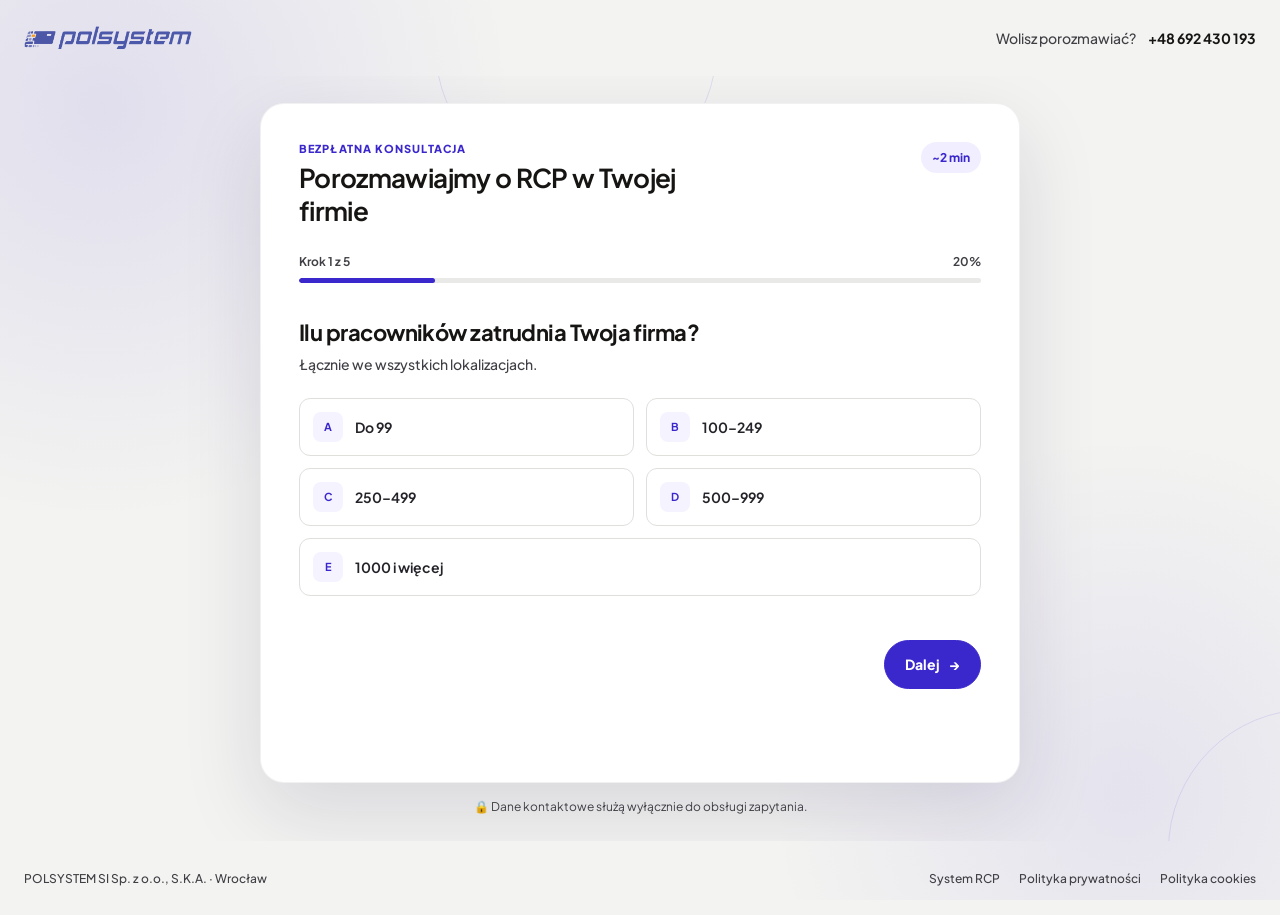
<file: index.html>
<!doctype html>
<html lang="pl">
<head>
  <meta charset="utf-8">
  <meta name="viewport" content="width=device-width, initial-scale=1">
  <title>System rejestracji czasu pracy dla firm | Polsystem</title>
  <meta name="description" content="Umów bezpłatną konsultację systemu RCP Polsystem dla firm zatrudniających ponad 100 pracowników. Automatyzuj ewidencję, raporty, grafiki i integracje.">
  <meta name="robots" content="noindex,nofollow">
  <meta name="theme-color" content="#3b28cc">
  <link rel="icon" href="assets/polsystem-logo.png">
  <link rel="preload" href="assets/plus-jakarta-sans-variable.ttf" as="font" type="font/ttf" crossorigin>
  <link rel="stylesheet" href="styles.css?v=20261112-4">
</head>
<body>
  <a class="skip-link" href="#formularz">Przejdź do formularza</a>

  <header class="site-header">
    <div class="shell header-inner">
      <a class="brand" href="https://polsystem.pl/" aria-label="Polsystem — strona główna">
        <img src="assets/polsystem-logo.png" width="1237" height="172" alt="Polsystem">
      </a>
      <div class="header-contact">
        <span>Wolisz porozmawiać?</span>
        <a href="tel:+48692430193">+48 692 430 193</a>
      </div>
    </div>
  </header>

  <main>
    <section class="hero">
      <div class="shell hero-grid">
        <div class="form-column" id="formularz">
          <div class="form-card">
            <div class="form-heading">
              <div>
                <span class="form-kicker">Bezpłatna konsultacja</span>
                <h1>Porozmawiajmy o RCP w Twojej firmie</h1>
              </div>
              <span class="time-badge" aria-label="Wypełnienie zajmuje około dwóch minut">~2 min</span>
            </div>

            <div class="progress" aria-label="Postęp formularza">
              <div class="progress-copy"><span id="step-label">Krok 1 z 5</span><span id="progress-value">20%</span></div>
              <div class="progress-track"><span id="progress-bar" style="width: 20%"></span></div>
            </div>

            <form id="lead-form" action="mailto:biuro@polsystem.pl" method="post" enctype="text/plain" novalidate>
              <fieldset class="form-step is-active" data-step="0">
                <legend>Ilu pracowników zatrudnia Twoja firma?</legend>
                <p class="question-help">Łącznie we wszystkich lokalizacjach.</p>
                <div class="option-grid">
                  <label class="option"><input type="radio" name="company_size" value="Do 99"><span><b>A</b>Do 99</span></label>
                  <label class="option"><input type="radio" name="company_size" value="100–249"><span><b>B</b>100–249</span></label>
                  <label class="option"><input type="radio" name="company_size" value="250–499"><span><b>C</b>250–499</span></label>
                  <label class="option"><input type="radio" name="company_size" value="500–999"><span><b>D</b>500–999</span></label>
                  <label class="option option-wide"><input type="radio" name="company_size" value="1000 i więcej"><span><b>E</b>1000 i więcej</span></label>
                </div>
                <p class="field-error" data-error="company_size" role="alert"></p>
                <div class="step-actions step-actions-end"><button class="button button-primary next-step" type="button">Dalej <span aria-hidden="true">→</span></button></div>
              </fieldset>

              <fieldset class="form-step" data-step="1" hidden>
                <legend>Jak dziś rejestrujecie czas pracy?</legend>
                <p class="question-help">Wybierz odpowiedź najbliższą obecnej sytuacji.</p>
                <div class="option-grid option-grid-single">
                  <label class="option"><input type="radio" name="current_method" value="Papier lub arkusze Excel"><span><b>A</b>Papier lub arkusze Excel</span></label>
                  <label class="option"><input type="radio" name="current_method" value="Inny system RCP"><span><b>B</b>Inny system RCP</span></label>
                  <label class="option"><input type="radio" name="current_method" value="Kilka metod lub systemów"><span><b>C</b>Kilka metod lub systemów</span></label>
                  <label class="option"><input type="radio" name="current_method" value="Szukamy pierwszego systemu"><span><b>D</b>Szukamy pierwszego systemu</span></label>
                </div>
                <p class="field-error" data-error="current_method" role="alert"></p>
                <div class="step-actions"><button class="button button-secondary prev-step" type="button">← Wstecz</button><button class="button button-primary next-step" type="button">Dalej <span aria-hidden="true">→</span></button></div>
              </fieldset>

              <fieldset class="form-step" data-step="2" hidden>
                <legend>Co chcecie usprawnić w pierwszej kolejności?</legend>
                <p class="question-help">Wybierz najważniejszy obszar.</p>
                <div class="option-grid option-grid-single">
                  <label class="option"><input type="radio" name="priority" value="Ewidencja wejść i wyjść"><span><b>A</b>Ewidencję wejść i wyjść</span></label>
                  <label class="option"><input type="radio" name="priority" value="Grafiki, zmiany i nadgodziny"><span><b>B</b>Grafiki, zmiany i nadgodziny</span></label>
                  <label class="option"><input type="radio" name="priority" value="Absencje i przygotowanie danych do płac"><span><b>C</b>Absencje i dane do płac</span></label>
                  <label class="option"><input type="radio" name="priority" value="Raportowanie i integracje"><span><b>D</b>Raportowanie i integracje</span></label>
                </div>
                <p class="field-error" data-error="priority" role="alert"></p>
                <div class="step-actions"><button class="button button-secondary prev-step" type="button">← Wstecz</button><button class="button button-primary next-step" type="button">Dalej <span aria-hidden="true">→</span></button></div>
              </fieldset>

              <fieldset class="form-step" data-step="3" hidden>
                <legend>Co chcecie zrobić w pierwszej kolejności?</legend>
                <p class="question-help">Wybierz najważniejszy cel planowanego wdrożenia.</p>
                <div class="option-grid option-grid-single">
                  <label class="option"><input type="radio" name="primary_goal" value="Elektroniczna ewidencja czasu pracy"><span><b>A</b>Elektroniczna ewidencja czasu pracy</span></label>
                  <label class="option"><input type="radio" name="primary_goal" value="Konsolidacja/ujednolicenie systemów kadrowych"><span><b>B</b>Konsolidacja/ujednolicenie systemów kadrowych</span></label>
                  <label class="option"><input type="radio" name="primary_goal" value="Wdrożenie portalu pracownika"><span><b>C</b>Wdrożenie portalu pracownika</span></label>
                  <label class="option"><input type="radio" name="primary_goal" value="Elektroniczne zestawienia danych i automatyczne raporty"><span><b>D</b>Elektroniczne zestawienia danych i automatyczne raporty</span></label>
                </div>
                <p class="field-error" data-error="primary_goal" role="alert"></p>
                <div class="step-actions"><button class="button button-secondary prev-step" type="button">← Wstecz</button><button class="button button-primary next-step" type="button">Dalej <span aria-hidden="true">→</span></button></div>
              </fieldset>

              <fieldset class="form-step contact-step" data-step="4" hidden>
                <legend>Gdzie możemy się z Tobą skontaktować?</legend>
                <p class="question-help">Dane wykorzystamy wyłącznie do obsługi tego zapytania.</p>

                <div class="fields-grid">
                  <label class="field field-wide">Imię i nazwisko *<input type="text" name="name" autocomplete="name" required placeholder="Jan Kowalski"></label>
                  <label class="field">Firma *<input type="text" name="company" autocomplete="organization" required placeholder="Nazwa firmy"></label>
                  <label class="field">Stanowisko *<input type="text" name="position" autocomplete="organization-title" required placeholder="Twoje stanowisko"></label>
                  <label class="field">Telefon *<input type="tel" name="phone" autocomplete="tel" required inputmode="tel" placeholder="+48 000 000 000"></label>
                  <label class="field">E-mail służbowy *<input type="email" name="email" autocomplete="email" required placeholder="imie@firma.pl"></label>
                </div>

                <label class="consent">
                  <input type="checkbox" name="privacy" value="Tak" required>
                  <span>Zapoznałem(-am) się z <a href="https://polsystem.pl/polityka-prywatnosci/" target="_blank" rel="noopener noreferrer">polityką prywatności</a> oraz informacją o przetwarzaniu moich danych osobowych w celu obsługi zapytania. *</span>
                </label>
                <label class="consent">
                  <input type="checkbox" name="marketing" value="Tak">
                  <span>(Opcjonalnie) Chcę otrzymywać informacje o produktach i wydarzeniach Polsystem na podany adres e-mail. Zgodę mogę wycofać w każdej chwili.</span>
                </label>
                <p class="field-error" data-error="contact" role="alert"></p>

                <div class="step-actions"><button class="button button-secondary prev-step" type="button">← Wstecz</button><button class="button button-primary submit-button" type="submit">Przygotuj zapytanie <span aria-hidden="true">↗</span></button></div>

                <p class="privacy-note">Administratorem Twoich danych jest POLSYSTEM SI Sp. z o.o., S.K.A., ul. Ukraińska 4D, 54-401 Wrocław. Dane z formularza przetwarzamy po to, żeby odpowiedzieć na Twoje zapytanie i przedstawić ofertę (art. 6 ust. 1 lit. b i f RODO). Podanie danych jest dobrowolne, ale bez nich nie odpowiemy. Masz prawo dostępu do danych, ich sprostowania, usunięcia, ograniczenia przetwarzania, sprzeciwu oraz skargi do Prezesa UODO. Szczegóły: <a href="https://polsystem.pl/polityka-prywatnosci/" target="_blank" rel="noopener noreferrer">Polityka prywatności</a>.</p>
              </fieldset>
            </form>

            <div class="mail-status" id="mail-status" hidden tabindex="-1" aria-live="polite">
              <span aria-hidden="true">✓</span>
              <div>
                <strong>Przygotowaliśmy wiadomość</strong>
                <p>Program pocztowy powinien się otworzyć. Wyślij wiadomość, aby przekazać zgłoszenie do Polsystem.</p>
                <p>Jeśli nic się nie otworzyło, napisz na <a href="mailto:biuro@polsystem.pl">biuro@polsystem.pl</a> lub zadzwoń pod <a href="tel:+48692430193">+48 692 430 193</a>.</p>
              </div>
            </div>

            <noscript><p class="noscript">Do działania formularza potrzebna jest obsługa JavaScript. Możesz napisać bezpośrednio na <a href="mailto:biuro@polsystem.pl">biuro@polsystem.pl</a>.</p></noscript>
          </div>
          <p class="form-assurance"><span aria-hidden="true">🔒</span> Dane kontaktowe służą wyłącznie do obsługi zapytania.</p>
        </div>
      </div>
    </section>
  </main>

  <footer>
    <div class="shell footer-inner">
      <span>POLSYSTEM SI Sp. z o.o., S.K.A. · Wrocław</span>
      <nav aria-label="Linki prawne">
        <a href="https://polsystem.pl/rejestracja-czasu-pracy/">System RCP</a>
        <a href="https://polsystem.pl/polityka-prywatnosci/">Polityka prywatności</a>
        <a href="https://polsystem.pl/polityka-cookies/">Polityka cookies</a>
      </nav>
    </div>
  </footer>

  <script src="script.js?v=20261123-1"></script>
</body>
</html>
</file>
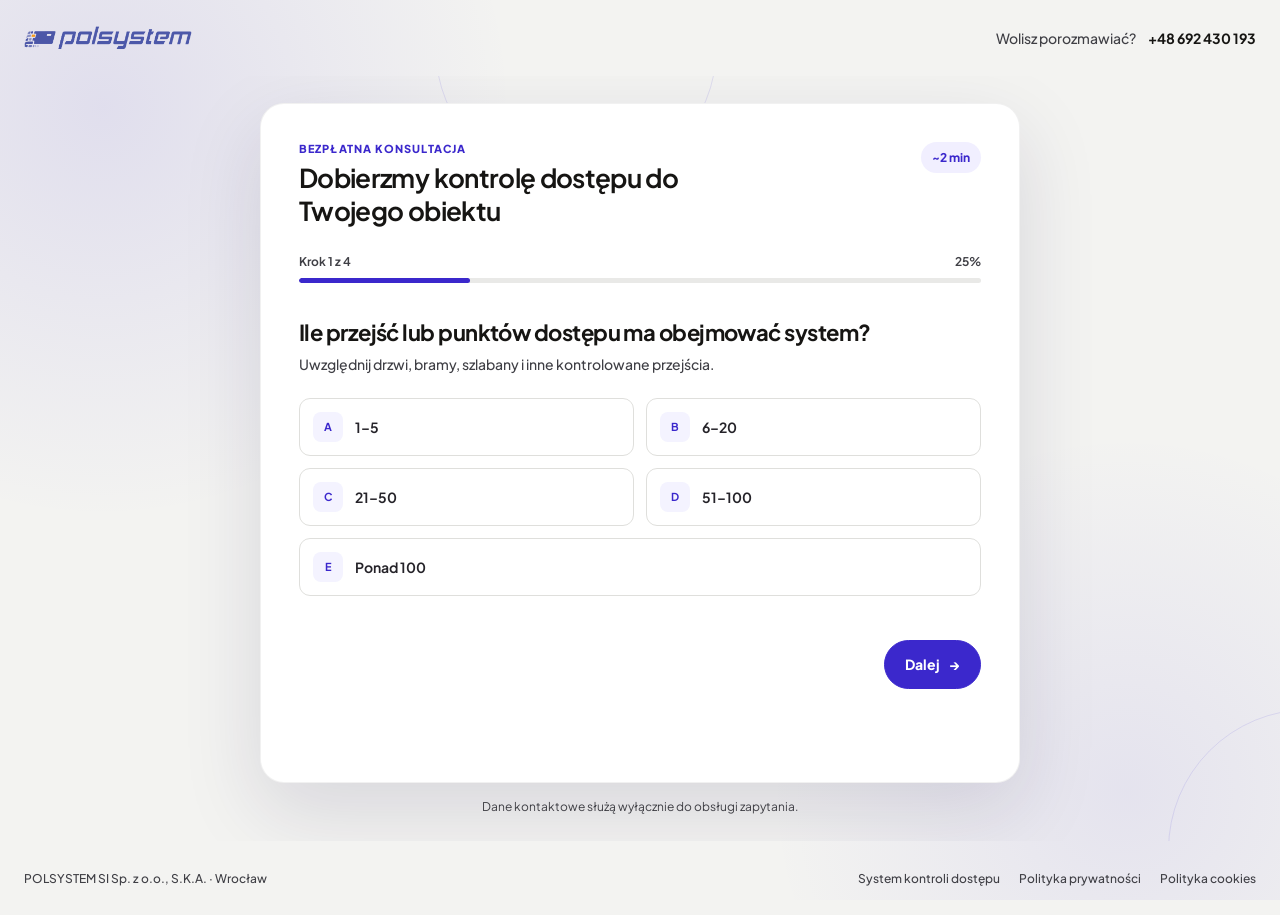
<file: kontrola-dostepu/index.html>
<!doctype html>
<html lang="pl">
<head>
  <meta charset="utf-8">
  <meta name="viewport" content="width=device-width, initial-scale=1">
  <title>System kontroli dostępu dla firm | Polsystem</title>
  <meta name="description" content="Umów bezpłatną konsultację systemu kontroli dostępu Polsystem. Zarządzaj uprawnieniami, przejściami, strefami, alarmami i integracjami w jednym rozwiązaniu.">
  <meta name="robots" content="noindex,nofollow">
  <meta name="theme-color" content="#3b28cc">
  <link rel="icon" href="../assets/polsystem-logo.png">
  <link rel="preload" href="../assets/plus-jakarta-sans-variable.ttf" as="font" type="font/ttf" crossorigin>
  <link rel="stylesheet" href="../styles.css?v=20261112-4">
</head>
<body>
  <a class="skip-link" href="#formularz">Przejdź do formularza</a>

  <header class="site-header">
    <div class="shell header-inner">
      <a class="brand" href="https://polsystem.pl/" aria-label="Polsystem — strona główna">
        <img src="../assets/polsystem-logo.png" width="1237" height="172" alt="Polsystem">
      </a>
      <div class="header-contact">
        <span>Wolisz porozmawiać?</span>
        <a href="tel:+48692430193">+48 692 430 193</a>
      </div>
    </div>
  </header>

  <main>
    <section class="hero">
      <div class="shell hero-grid">
        <div class="form-column" id="formularz">
          <div class="form-card">
            <div class="form-heading">
              <div>
                <span class="form-kicker">Bezpłatna konsultacja</span>
                <h1>Dobierzmy kontrolę dostępu do Twojego obiektu</h1>
              </div>
              <span class="time-badge" aria-label="Wypełnienie zajmuje około dwóch minut">~2 min</span>
            </div>

            <div class="progress" aria-label="Postęp formularza">
              <div class="progress-copy"><span id="step-label">Krok 1 z 4</span><span id="progress-value">25%</span></div>
              <div class="progress-track"><span id="progress-bar"></span></div>
            </div>

            <form id="lead-form" action="mailto:biuro@polsystem.pl" method="post" enctype="text/plain" novalidate>
              <fieldset class="form-step is-active" data-step="0">
                <legend>Ile przejść lub punktów dostępu ma obejmować system?</legend>
                <p class="question-help">Uwzględnij drzwi, bramy, szlabany i inne kontrolowane przejścia.</p>
                <div class="option-grid">
                  <label class="option"><input type="radio" name="access_points" value="1–5"><span><b>A</b>1–5</span></label>
                  <label class="option"><input type="radio" name="access_points" value="6–20"><span><b>B</b>6–20</span></label>
                  <label class="option"><input type="radio" name="access_points" value="21–50"><span><b>C</b>21–50</span></label>
                  <label class="option"><input type="radio" name="access_points" value="51–100"><span><b>D</b>51–100</span></label>
                  <label class="option option-wide"><input type="radio" name="access_points" value="Ponad 100"><span><b>E</b>Ponad 100</span></label>
                </div>
                <p class="field-error" data-error="access_points" role="alert"></p>
                <div class="step-actions step-actions-end"><button class="button button-primary next-step" type="button">Dalej <span aria-hidden="true">→</span></button></div>
              </fieldset>

              <fieldset class="form-step" data-step="1" hidden>
                <legend>Jakiego typu obiekt chcesz zabezpieczyć?</legend>
                <p class="question-help">Wybierz odpowiedź najbliższą planowanemu wdrożeniu.</p>
                <div class="option-grid option-grid-single">
                  <label class="option"><input type="radio" name="facility_type" value="Biuro lub siedziba"><span><b>A</b>Biuro lub siedziba</span></label>
                  <label class="option"><input type="radio" name="facility_type" value="Zakład produkcyjny"><span><b>B</b>Zakład produkcyjny</span></label>
                  <label class="option"><input type="radio" name="facility_type" value="Magazyn lub centrum logistyczne"><span><b>C</b>Magazyn lub centrum logistyczne</span></label>
                  <label class="option"><input type="radio" name="facility_type" value="Wiele obiektów lub lokalizacji"><span><b>D</b>Wiele obiektów lub lokalizacji</span></label>
                </div>
                <p class="field-error" data-error="facility_type" role="alert"></p>
                <div class="step-actions"><button class="button button-secondary prev-step" type="button">← Wstecz</button><button class="button button-primary next-step" type="button">Dalej <span aria-hidden="true">→</span></button></div>
              </fieldset>

              <fieldset class="form-step" data-step="2" hidden>
                <legend>Co jest najważniejsze w pierwszej kolejności?</legend>
                <p class="question-help">Wybierz najważniejszy obszar.</p>
                <div class="option-grid option-grid-single">
                  <label class="option"><input type="radio" name="priority" value="Kontrola wejść i uprawnień"><span><b>A</b>Kontrola wejść i uprawnień</span></label>
                  <label class="option"><input type="radio" name="priority" value="Rejestr przejść i raportowanie"><span><b>B</b>Rejestr przejść i raportowanie</span></label>
                  <label class="option"><input type="radio" name="priority" value="Obsługa bram, szlabanów lub stref"><span><b>C</b>Obsługa bram, szlabanów lub stref</span></label>
                  <label class="option"><input type="radio" name="priority" value="Integracja z RCP, HR, ERP lub VMS"><span><b>D</b>Integracja z RCP, HR, ERP lub VMS</span></label>
                </div>
                <p class="field-error" data-error="priority" role="alert"></p>
                <div class="step-actions"><button class="button button-secondary prev-step" type="button">← Wstecz</button><button class="button button-primary next-step" type="button">Dalej <span aria-hidden="true">→</span></button></div>
              </fieldset>

              <fieldset class="form-step contact-step" data-step="3" hidden>
                <legend>Gdzie możemy się z Tobą skontaktować?</legend>
                <p class="question-help">Dane wykorzystamy wyłącznie do obsługi tego zapytania.</p>

                <div class="fields-grid">
                  <label class="field field-wide">Imię i nazwisko *<input type="text" name="name" autocomplete="name" required placeholder="Jan Kowalski"></label>
                  <label class="field">Firma *<input type="text" name="company" autocomplete="organization" required placeholder="Nazwa firmy"></label>
                  <label class="field">Stanowisko *<input type="text" name="position" autocomplete="organization-title" required placeholder="Twoje stanowisko"></label>
                  <label class="field">Telefon *<input type="tel" name="phone" autocomplete="tel" required inputmode="tel" placeholder="+48 000 000 000"></label>
                  <label class="field">E-mail służbowy *<input type="email" name="email" autocomplete="email" required placeholder="imie@firma.pl"></label>
                </div>

                <label class="consent">
                  <input type="checkbox" name="privacy" value="Tak" required>
                  <span>Zapoznałem(-am) się z <a href="https://polsystem.pl/polityka-prywatnosci/" target="_blank" rel="noopener noreferrer">polityką prywatności</a> oraz informacją o przetwarzaniu moich danych osobowych w celu obsługi zapytania. *</span>
                </label>
                <label class="consent">
                  <input type="checkbox" name="marketing" value="Tak">
                  <span>(Opcjonalnie) Chcę otrzymywać informacje o produktach i wydarzeniach Polsystem na podany adres e-mail. Zgodę mogę wycofać w każdej chwili.</span>
                </label>
                <p class="field-error" data-error="contact" role="alert"></p>

                <div class="step-actions"><button class="button button-secondary prev-step" type="button">← Wstecz</button><button class="button button-primary submit-button" type="submit">Przygotuj zapytanie <span aria-hidden="true">↗</span></button></div>

                <p class="privacy-note">Administratorem Twoich danych jest POLSYSTEM SI Sp. z o.o., S.K.A., ul. Ukraińska 4D, 54-401 Wrocław. Dane z formularza przetwarzamy po to, żeby odpowiedzieć na Twoje zapytanie i przedstawić ofertę (art. 6 ust. 1 lit. b i f RODO). Podanie danych jest dobrowolne, ale bez nich nie odpowiemy. Masz prawo dostępu do danych, ich sprostowania, usunięcia, ograniczenia przetwarzania, sprzeciwu oraz skargi do Prezesa UODO. Szczegóły: <a href="https://polsystem.pl/polityka-prywatnosci/" target="_blank" rel="noopener noreferrer">Polityka prywatności</a>.</p>
              </fieldset>
            </form>

            <div class="mail-status" id="mail-status" hidden tabindex="-1" aria-live="polite">
              <span aria-hidden="true">✓</span>
              <div>
                <strong>Przygotowaliśmy wiadomość</strong>
                <p>Program pocztowy powinien się otworzyć. Wyślij wiadomość, aby przekazać zgłoszenie do Polsystem.</p>
                <p>Jeśli nic się nie otworzyło, napisz na <a href="mailto:biuro@polsystem.pl">biuro@polsystem.pl</a> lub zadzwoń pod <a href="tel:+48692430193">+48 692 430 193</a>.</p>
              </div>
            </div>

            <noscript><p class="noscript">Do działania formularza potrzebna jest obsługa JavaScript. Możesz napisać bezpośrednio na <a href="mailto:biuro@polsystem.pl">biuro@polsystem.pl</a>.</p></noscript>
          </div>
          <p class="form-assurance">Dane kontaktowe służą wyłącznie do obsługi zapytania.</p>
        </div>
      </div>
    </section>
  </main>

  <footer>
    <div class="shell footer-inner">
      <span>POLSYSTEM SI Sp. z o.o., S.K.A. · Wrocław</span>
      <nav aria-label="Linki prawne">
        <a href="https://polsystem.pl/system-kontroli-dostepu/">System kontroli dostępu</a>
        <a href="https://polsystem.pl/polityka-prywatnosci/">Polityka prywatności</a>
        <a href="https://polsystem.pl/polityka-cookies/">Polityka cookies</a>
      </nav>
    </div>
  </footer>

  <script src="script.js"></script>
</body>
</html>
</file>
<file: styles.css>
@font-face {
  font-family: "Plus Jakarta Sans";
  src: url("assets/plus-jakarta-sans-variable.ttf") format("truetype");
  font-weight: 200 800;
  font-style: normal;
  font-display: swap;
}

:root {
  --ink: #161513;
  --muted: #3f3f45;
  --primary: #3b28cc;
  --primary-dark: #2d1da8;
  --primary-soft: #f1efff;
  --surface: #ffffff;
  --canvas: #f3f3f1;
  --line: #dfdfdc;
  --error: #b42318;
  --shadow: 0 28px 80px rgba(31, 24, 78, 0.13);
}

* { box-sizing: border-box; }

html { scroll-behavior: smooth; }

body {
  margin: 0;
  min-width: 320px;
  min-height: 100svh;
  display: flex;
  flex-direction: column;
  color: var(--ink);
  background:
    radial-gradient(circle at 8% 12%, rgba(59, 40, 204, 0.1), transparent 29%),
    radial-gradient(circle at 88% 88%, rgba(59, 40, 204, 0.08), transparent 26%),
    var(--canvas);
  background-attachment: fixed;
  font-family: "Plus Jakarta Sans", -apple-system, BlinkMacSystemFont, "Segoe UI", sans-serif;
  -webkit-font-smoothing: antialiased;
}

a { color: inherit; }

button, input { font: inherit; }

button { cursor: pointer; }

main {
  flex: 1;
  display: flex;
}

.skip-link {
  position: fixed;
  z-index: 100;
  top: 12px;
  left: 12px;
  padding: 10px 14px;
  color: #fff;
  background: var(--primary);
  border-radius: 8px;
  transform: translateY(-160%);
}

.skip-link:focus { transform: translateY(0); }

.shell {
  width: min(1260px, calc(100% - 48px));
  margin-inline: auto;
}

.site-header {
  position: relative;
  z-index: 10;
  background: transparent;
}

.header-inner {
  min-height: 76px;
  display: flex;
  align-items: center;
  justify-content: space-between;
  gap: 28px;
}

.brand { display: inline-flex; }

.brand img {
  display: block;
  width: 168px;
  height: auto;
}

.header-contact {
  display: flex;
  align-items: center;
  gap: 12px;
  color: var(--muted);
  font-size: 14px;
  font-weight: 500;
}

.header-contact a {
  color: var(--ink);
  font-weight: 700;
  text-decoration: none;
}

.header-contact a:hover { color: var(--primary); }

.hero {
  position: relative;
  flex: 1;
  width: 100%;
  min-height: calc(100svh - 150px);
  display: flex;
  align-items: center;
  overflow: hidden;
  padding: clamp(20px, 3vh, 34px) 0;
  background: transparent;
}

.hero::before,
.hero::after {
  content: "";
  position: absolute;
  width: 280px;
  height: 280px;
  border: 1px solid rgba(59, 40, 204, 0.11);
  border-radius: 50%;
  pointer-events: none;
}

.hero::before { top: -170px; left: 34%; }
.hero::after { right: -170px; bottom: -150px; }

.hero-grid {
  position: relative;
  z-index: 1;
  display: grid;
  grid-template-columns: minmax(0, 760px);
  grid-template-areas: "form";
  grid-template-rows: auto;
  justify-content: center;
  column-gap: 0;
  row-gap: 0;
  align-items: center;
}

.hero-copy {
  grid-area: copy;
  align-self: end;
  padding-top: 8px;
}

.hero-support {
  grid-area: support;
  align-self: start;
}

.eyebrow {
  display: inline-flex;
  align-items: center;
  gap: 9px;
  margin-bottom: 22px;
  color: var(--primary);
  font-size: 13px;
  font-weight: 750;
  letter-spacing: 0.08em;
  text-transform: uppercase;
}

.eyebrow span {
  width: 8px;
  height: 8px;
  background: var(--primary);
  border-radius: 50%;
  box-shadow: 0 0 0 5px rgba(59, 40, 204, 0.11);
}

h1 {
  max-width: 690px;
  margin: 0;
  font-size: clamp(42px, 4vw, 58px);
  font-weight: 600;
  line-height: 1.08;
  letter-spacing: -0.045em;
}

h1 span { color: inherit; }

.hero-lead {
  max-width: 650px;
  margin: 21px 0 0;
  color: var(--muted);
  font-size: 18px;
  font-weight: 500;
  line-height: 1.6;
}

.benefits {
  display: grid;
  grid-template-columns: repeat(2, minmax(0, 1fr));
  gap: 15px 24px;
  margin: 0;
  padding: 0;
  list-style: none;
}

.benefits li {
  display: flex;
  align-items: flex-start;
  gap: 10px;
  color: #29282e;
  font-size: 15px;
  font-weight: 500;
  line-height: 1.5;
}

.benefits strong { color: var(--ink); font-weight: 700; }

.check {
  display: inline-grid;
  flex: 0 0 26px;
  width: 26px;
  height: 26px;
  place-items: center;
  color: var(--primary);
  background: var(--primary-soft);
  border-radius: 50%;
  font-size: 14px;
  font-weight: 800;
}

.product-card {
  display: flex;
  align-items: center;
  gap: 20px;
  max-width: 650px;
  margin-top: 30px;
  padding: 14px;
  background: rgba(255, 255, 255, 0.75);
  border: 1px solid rgba(22, 21, 19, 0.08);
  border-radius: 18px;
}

.product-card img {
  width: 158px;
  height: 100px;
  object-fit: cover;
  object-position: center;
  border-radius: 11px;
}

.product-card strong { display: block; margin-bottom: 6px; font-size: 15px; }

.product-card p {
  margin: 0;
  color: var(--muted);
  font-size: 14px;
  font-weight: 500;
  line-height: 1.55;
}

.trust-row {
  display: flex;
  gap: 40px;
  margin-top: 25px;
}

.trust-row div { display: flex; flex-direction: column; gap: 2px; }
.trust-row strong { font-size: 15px; }
.trust-row span { color: var(--muted); font-size: 13px; font-weight: 500; }

.form-column {
  grid-area: form;
  width: 100%;
  scroll-margin-top: 24px;
}

.form-card {
  min-height: clamp(520px, calc(100svh - 210px), 680px);
  padding: 38px;
  background: var(--surface);
  border: 1px solid rgba(22, 21, 19, 0.06);
  border-radius: 24px;
  box-shadow: var(--shadow);
}

.form-heading {
  display: flex;
  align-items: flex-start;
  justify-content: space-between;
  gap: 24px;
}

.form-kicker {
  display: block;
  margin-bottom: 7px;
  color: var(--primary);
  font-size: 11px;
  font-weight: 800;
  letter-spacing: 0.1em;
  text-transform: uppercase;
}

.form-heading h1 {
  max-width: 420px;
  margin: 0;
  font-size: 26px;
  font-weight: 650;
  line-height: 1.25;
  letter-spacing: -0.025em;
}

.time-badge {
  flex: 0 0 auto;
  padding: 8px 11px;
  color: var(--primary);
  background: var(--primary-soft);
  border-radius: 100px;
  font-size: 12px;
  font-weight: 750;
}

.progress { margin: 27px 0 35px; }

.progress-copy {
  display: flex;
  justify-content: space-between;
  margin-bottom: 9px;
  color: var(--muted);
  font-size: 12px;
  font-weight: 650;
}

.progress-track {
  height: 5px;
  overflow: hidden;
  background: #e9e9e7;
  border-radius: 100px;
}

.progress-track span {
  display: block;
  width: 25%;
  height: 100%;
  background: var(--primary);
  border-radius: inherit;
  transition: width 250ms ease;
}

.form-step {
  min-width: 0;
  margin: 0;
  padding: 0;
  border: 0;
  animation: step-in 220ms ease both;
}

.form-step[hidden] { display: none; }

@keyframes step-in {
  from { opacity: 0; transform: translateY(8px); }
  to { opacity: 1; transform: translateY(0); }
}

.form-step legend {
  width: 100%;
  margin: 0;
  padding: 0;
  font-size: 22px;
  font-weight: 700;
  line-height: 1.3;
  letter-spacing: -0.025em;
}

.question-help {
  margin: 7px 0 23px;
  color: var(--muted);
  font-size: 14px;
  font-weight: 500;
  line-height: 1.5;
}

.option-grid {
  display: grid;
  grid-template-columns: repeat(2, minmax(0, 1fr));
  gap: 12px;
}

.option-grid-single { grid-template-columns: 1fr; }
.option-wide { grid-column: 1 / -1; }

.option { display: block; cursor: pointer; }
.option input { position: absolute; opacity: 0; pointer-events: none; }

.option span {
  min-height: 58px;
  display: flex;
  align-items: center;
  gap: 12px;
  padding: 10px 13px;
  border: 1px solid var(--line);
  border-radius: 11px;
  color: #252329;
  background: #fff;
  font-size: 14px;
  font-weight: 650;
  transition: border-color 160ms ease, background 160ms ease, transform 160ms ease, box-shadow 160ms ease;
}

.option b {
  display: grid;
  flex: 0 0 30px;
  width: 30px;
  height: 30px;
  place-items: center;
  color: var(--primary);
  background: #f4f3ff;
  border-radius: 8px;
  font-size: 11px;
}

.option:hover span { border-color: #aaa1ed; transform: translateY(-1px); }

.option input:focus-visible + span {
  outline: 3px solid rgba(59, 40, 204, 0.18);
  outline-offset: 2px;
}

.option input:checked + span {
  color: var(--primary-dark);
  background: var(--primary-soft);
  border-color: var(--primary);
  box-shadow: 0 0 0 1px var(--primary);
}

.option input:checked + span::after {
  content: "✓";
  margin-left: auto;
  color: var(--primary);
  font-weight: 800;
}

.field-error {
  min-height: 18px;
  margin: 10px 0 0;
  color: var(--error);
  font-size: 12px;
}

.step-actions {
  display: flex;
  align-items: center;
  justify-content: space-between;
  gap: 12px;
  margin-top: 16px;
}

.step-actions-end { justify-content: flex-end; }

.button {
  min-height: 49px;
  display: inline-flex;
  align-items: center;
  justify-content: center;
  gap: 9px;
  padding: 12px 20px;
  border-radius: 100px;
  border: 1px solid transparent;
  font-size: 14px;
  font-weight: 750;
  transition: color 160ms ease, background 160ms ease, border-color 160ms ease, transform 160ms ease;
}

.button:active { transform: scale(0.98); }
.button:focus-visible { outline: 3px solid rgba(59, 40, 204, 0.2); outline-offset: 2px; }
.button-primary { color: #fff; background: var(--primary); border-color: var(--primary); }
.button-primary:hover { background: var(--primary-dark); border-color: var(--primary-dark); }
.button-secondary { color: var(--muted); background: transparent; border-color: var(--line); }
.button-secondary:hover { color: var(--ink); border-color: #aaa9a5; }

.fields-grid {
  display: grid;
  grid-template-columns: repeat(2, minmax(0, 1fr));
  gap: 14px;
}

.field-wide { grid-column: 1 / -1; }

.field {
  display: block;
  color: #313037;
  font-size: 12px;
  font-weight: 750;
}

.field input {
  width: 100%;
  height: 48px;
  display: block;
  margin-top: 7px;
  padding: 0 13px;
  color: var(--ink);
  background: #fff;
  border: 1px solid var(--line);
  border-radius: 9px;
  outline: 0;
  font-size: 14px;
  font-weight: 500;
}

.field input::placeholder { color: #9a9a9f; }
.field input:focus { border-color: var(--primary); box-shadow: 0 0 0 3px rgba(59, 40, 204, 0.1); }
.field input[aria-invalid="true"] { border-color: var(--error); }

.consent {
  display: flex;
  align-items: flex-start;
  gap: 9px;
  margin-top: 15px;
  color: var(--muted);
  font-size: 11px;
  line-height: 1.5;
  cursor: pointer;
}

.consent input {
  flex: 0 0 auto;
  width: 15px;
  height: 15px;
  margin: 0;
  accent-color: var(--primary);
}

.consent a,
.privacy-note a,
.mail-status a,
.noscript a { color: var(--primary); font-weight: 700; }

.privacy-note {
  margin: 13px 0 0;
  color: #55555b;
  font-size: 10px;
  line-height: 1.6;
}

.contact-step .step-actions { margin-top: 10px; }
.submit-button { padding-inline: 18px; }

.mail-status {
  display: flex;
  gap: 16px;
  padding: 24px;
  color: var(--ink);
  background: var(--primary-soft);
  border: 1px solid rgba(59, 40, 204, 0.18);
  border-radius: 14px;
}

.mail-status[hidden] { display: none; }

.mail-status > span {
  display: grid;
  flex: 0 0 38px;
  width: 38px;
  height: 38px;
  place-items: center;
  color: #fff;
  background: var(--primary);
  border-radius: 50%;
  font-weight: 800;
}

.mail-status strong { font-size: 18px; }
.mail-status p { margin: 6px 0 0; color: var(--muted); font-size: 12px; line-height: 1.55; }
.noscript { padding: 14px; background: #fff3cd; border-radius: 10px; font-size: 12px; }

.form-assurance {
  margin: 16px 0 0;
  color: var(--muted);
  text-align: center;
  font-size: 12px;
}

footer { background: transparent; }

.footer-inner {
  min-height: 74px;
  display: flex;
  align-items: center;
  justify-content: space-between;
  gap: 22px;
  color: var(--muted);
  font-size: 12px;
  font-weight: 500;
}

.footer-inner nav { display: flex; flex-wrap: wrap; gap: 19px; }
.footer-inner a { text-decoration: none; }
.footer-inner a:hover { color: var(--primary); }

@media (max-width: 1080px) {
  .hero {
    min-height: 0;
    padding: 48px 0 54px;
  }
  .hero-grid {
    grid-template-columns: 1fr;
    grid-template-areas:
      "copy"
      "form"
      "support";
    grid-template-rows: auto;
    gap: 30px;
  }
  .hero-copy { max-width: 780px; margin-inline: auto; }
  .hero-support { width: min(100%, 780px); margin-inline: auto; }
  .form-column { width: min(100%, 680px); margin-inline: auto; }
}

@media (max-width: 700px) {
  .shell { width: min(100% - 30px, 1260px); }
  .header-inner { min-height: 66px; }
  .brand img { width: 144px; }
  .header-contact span { display: none; }
  .header-contact a { font-size: 12px; }
  .hero { padding: 25px 0 34px; }
  .hero-grid { gap: 22px; }
  .hero-copy { width: 100%; }
  .eyebrow { margin-bottom: 13px; font-size: 11px; }
  h1 { font-size: clamp(33px, 9.2vw, 43px); line-height: 1.08; }
  .hero-lead { margin-top: 13px; font-size: 16px; line-height: 1.55; }
  .hero-support { margin-top: 8px; }
  .benefits { grid-template-columns: 1fr; }
  .product-card { display: none; }
  .trust-row { gap: 22px; }
  .form-card { min-height: 0; padding: 23px 19px; border-radius: 18px; }
  .form-heading h1 { font-size: 21px; }
  .progress { margin: 24px 0 28px; }
  .form-step legend { font-size: 20px; }
  .option-grid { grid-template-columns: 1fr; }
  .option-wide { grid-column: auto; }
  .fields-grid { grid-template-columns: 1fr; }
  .field-wide { grid-column: auto; }
  .step-actions { flex-wrap: wrap; }
  .step-actions .button { flex: 1 1 140px; }
  .footer-inner { padding: 23px 0; align-items: flex-start; flex-direction: column; }
}

@media (max-width: 430px) {
  .header-contact a { font-size: 0; }
  .header-contact a::after { content: "Zadzwoń"; font-size: 12px; }
  .trust-row { flex-direction: column; gap: 12px; }
  .time-badge { display: none; }
  .form-card { padding: 23px 16px; }
}

@media (prefers-reduced-motion: reduce) {
  *, *::before, *::after { scroll-behavior: auto !important; animation-duration: 0.01ms !important; transition-duration: 0.01ms !important; }
}
</file>
